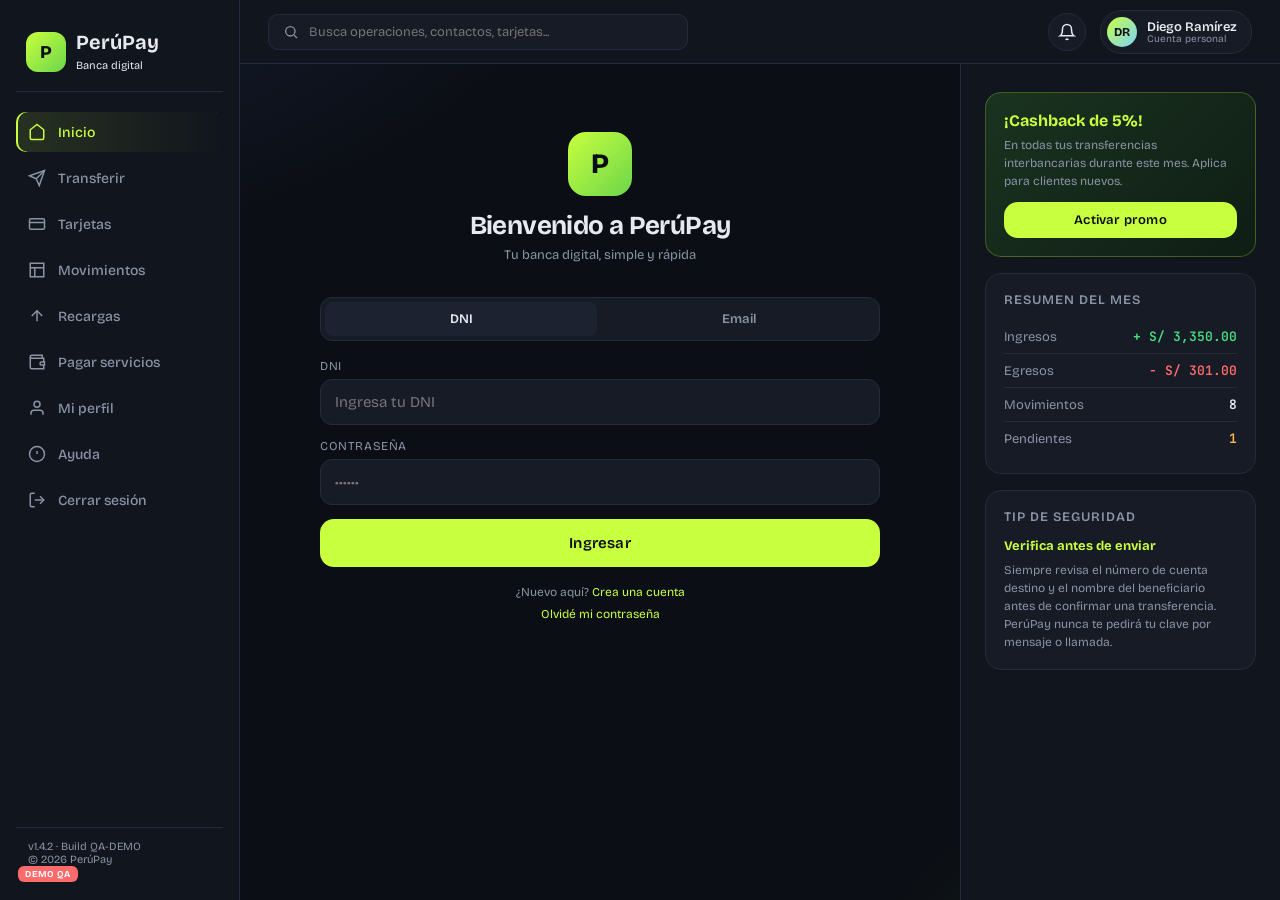
<file: index.html>
<!DOCTYPE html>
<html lang="es">
<head>
<meta charset="UTF-8" />
<meta name="viewport" content="width=device-width, initial-scale=1.0" />
<title>BancaMóvil PerúPay</title>
<link rel="preconnect" href="https://fonts.googleapis.com">
<link rel="preconnect" href="https://fonts.gstatic.com" crossorigin>
<link href="https://fonts.googleapis.com/css2?family=Bricolage+Grotesque:wght@400;500;600;700;800&family=JetBrains+Mono:wght@400;500&display=swap" rel="stylesheet">
<link rel="stylesheet" href="styles.css">
</head>
<body>

<div class="app-shell">

  <!-- ========== SIDEBAR (desktop) ========== -->
  <aside class="sidebar">
    <div class="brand-lg">
      <div class="logo">P</div>
      <div>
        <h1>PerúPay</h1>
        <small>Banca digital</small>
      </div>
    </div>

    <div class="side-link active" data-screen="screen-home" onclick="goTo('screen-home')">
      <svg width="18" height="18" viewBox="0 0 24 24" fill="none" stroke="currentColor" stroke-width="2"><path d="M3 9l9-7 9 7v11a2 2 0 0 1-2 2H5a2 2 0 0 1-2-2z"/></svg>
      Inicio
    </div>
    <div class="side-link" data-screen="screen-transfer" onclick="goTo('screen-transfer')">
      <svg width="18" height="18" viewBox="0 0 24 24" fill="none" stroke="currentColor" stroke-width="2"><line x1="22" y1="2" x2="11" y2="13"/><polygon points="22 2 15 22 11 13 2 9 22 2"/></svg>
      Transferir
    </div>
    <div class="side-link" data-screen="screen-cards" onclick="goTo('screen-cards')">
      <svg width="18" height="18" viewBox="0 0 24 24" fill="none" stroke="currentColor" stroke-width="2"><rect x="2" y="5" width="20" height="14" rx="2"/><line x1="2" y1="10" x2="22" y2="10"/></svg>
      Tarjetas
    </div>
    <div class="side-link" data-screen="screen-movements" onclick="goTo('screen-movements')">
      <svg width="18" height="18" viewBox="0 0 24 24" fill="none" stroke="currentColor" stroke-width="2"><path d="M3 3h18v18H3z"/><path d="M3 9h18"/><path d="M9 21V9"/></svg>
      Movimientos
    </div>
    <div class="side-link" data-screen="screen-recharge" onclick="goTo('screen-recharge')">
      <svg width="18" height="18" viewBox="0 0 24 24" fill="none" stroke="currentColor" stroke-width="2"><path d="M12 19V5"/><path d="M5 12l7-7 7 7"/></svg>
      Recargas
    </div>
    <div class="side-link" data-screen="screen-pay" onclick="goTo('screen-pay')">
      <svg width="18" height="18" viewBox="0 0 24 24" fill="none" stroke="currentColor" stroke-width="2"><path d="M21 12V7H5a2 2 0 0 1 0-4h14v4"/><path d="M3 5v14a2 2 0 0 0 2 2h16v-5"/><path d="M18 12a2 2 0 0 0 0 4h4v-4z"/></svg>
      Pagar servicios
    </div>
    <div class="side-link" data-screen="screen-profile" onclick="goTo('screen-profile')">
      <svg width="18" height="18" viewBox="0 0 24 24" fill="none" stroke="currentColor" stroke-width="2"><path d="M20 21v-2a4 4 0 0 0-4-4H8a4 4 0 0 0-4 4v2"/><circle cx="12" cy="7" r="4"/></svg>
      Mi perfil
    </div>
    <div class="side-link" data-screen="screen-help" onclick="goTo('screen-help')">
      <svg width="18" height="18" viewBox="0 0 24 24" fill="none" stroke="currentColor" stroke-width="2"><circle cx="12" cy="12" r="10"/><line x1="12" y1="8" x2="12" y2="12"/><line x1="12" y1="16" x2="12.01" y2="16"/></svg>
      Ayuda
    </div>
    <div class="side-link" onclick="logout()">
      <svg width="18" height="18" viewBox="0 0 24 24" fill="none" stroke="currentColor" stroke-width="2"><path d="M9 21H5a2 2 0 0 1-2-2V5a2 2 0 0 1 2-2h4"/><polyline points="16 17 21 12 16 7"/><line x1="21" y1="12" x2="9" y2="12"/></svg>
      Cerrar sesión
    </div>

    <div class="footer-side">
      v1.4.2 · Build QA-DEMO<br/>
      © 2026 PerúPay
    </div>
  </aside>

  <!-- ========== TOPBAR (desktop) ========== -->
  <header class="topbar">
    <div class="search">
      <svg width="16" height="16" viewBox="0 0 24 24" fill="none" stroke="currentColor" stroke-width="2"><circle cx="11" cy="11" r="7"/><line x1="21" y1="21" x2="16.65" y2="16.65"/></svg>
      <input type="text" placeholder="Busca operaciones, contactos, tarjetas..." />
    </div>
    <div class="topbar-right">
      <div class="icon-btn" title="Notificaciones">
        <svg width="18" height="18" viewBox="0 0 24 24" fill="none" stroke="currentColor" stroke-width="2"><path d="M18 8a6 6 0 0 0-12 0c0 7-3 9-3 9h18s-3-2-3-9"/><path d="M13.73 21a2 2 0 0 1-3.46 0"/></svg>
      </div>
      <div class="user-chip">
        <div class="avatar">DR</div>
        <div>
          <!-- [BUG #DAT-1] El nombre del topbar está hardcoded; cambiar el perfil no lo actualiza -->
          <div class="uname">Diego Ramírez</div>
          <small class="urole">Cuenta personal</small>
        </div>
      </div>
    </div>
  </header>

  <!-- ========== MAIN (frame) ========== -->
  <main class="main">
    <div class="frame">
      <div class="dev-badge">DEMO QA</div>
      <div class="statusbar">
        <span>9:41</span>
        <span>📶 5G  ⚡ 78%</span>
      </div>

      <!-- ============== LOGIN ============== -->
      <div class="screen active" id="screen-login">
        <div class="login-hero">
          <div class="logo-xl">P</div>
          <h1>Bienvenido a PerúPay</h1>
          <p>Tu banca digital, simple y rápida</p>
        </div>

        <div class="login-tabs">
          <div class="login-tab active" id="tab-dni" onclick="setLoginTab('dni')">DNI</div>
          <div class="login-tab" id="tab-email" onclick="setLoginTab('email')">Email</div>
        </div>

        <div class="field">
          <label id="lbl-user">DNI</label>
          <!-- [BUG #A11Y-1] el input no tiene aria-labelledby ni id que coincida con label -->
          <input type="text" id="loginUser" placeholder="Ingresa tu DNI" autocomplete="off"/>
        </div>

        <div class="field">
          <label>Contraseña</label>
          <!-- [BUG #SEC-1] type="text" en lugar de password (recordar fue para "facilitar pruebas") -->
          <input type="text" id="loginPass" placeholder="••••••" autocomplete="off"/>
        </div>

        <button class="btn btn-primary" onclick="doLogin()">Ingresar</button>

        <div class="login-foot">
          ¿Nuevo aquí? <a onclick="showToast('Pronto disponible')">Crea una cuenta</a><br/>
          <a onclick="showToast('Recuperación enviada a tu correo')" style="display:inline-block;margin-top:8px">Olvidé mi contraseña</a>
        </div>
      </div>

      <!-- ============== HOME ============== -->
      <div class="screen" id="screen-home">
        <div class="header">
          <div class="brand">
            <div class="logo">P</div>
            <div>
              <h1>PerúPay</h1>
              <small id="helloUser">Hola, Diego ✨</small>
            </div>
          </div>
          <div class="icon-btn" title="Notificaciones">
            <svg width="18" height="18" viewBox="0 0 24 24" fill="none" stroke="currentColor" stroke-width="2"><path d="M18 8a6 6 0 0 0-12 0c0 7-3 9-3 9h18s-3-2-3-9"/><path d="M13.73 21a2 2 0 0 1-3.46 0"/></svg>
          </div>
        </div>

        <div class="balance-card">
          <div class="label">Saldo disponible</div>
          <div class="amount">
            <!-- [BUG #UX-3] currency mezclado: aquí dice PEN, en otras pantallas dice S/ y en otras "Soles" -->
            <span id="saldoView">2,450.75</span><span class="currency">PEN</span>
          </div>
          <div class="acct-row">
            <span>Cta. Ahorros •••• 4471</span>
            <span>Ver detalle</span>
          </div>
        </div>

        <div class="actions">
          <div class="action" onclick="goTo('screen-transfer')">
            <svg width="22" height="22" viewBox="0 0 24 24" fill="none" stroke="var(--accent)" stroke-width="2"><line x1="22" y1="2" x2="11" y2="13"/><polygon points="22 2 15 22 11 13 2 9 22 2"/></svg>
            <span>Transferir</span>
          </div>
          <div class="action" onclick="goTo('screen-pay')">
            <svg width="22" height="22" viewBox="0 0 24 24" fill="none" stroke="var(--accent)" stroke-width="2"><rect x="2" y="5" width="20" height="14" rx="2"/><line x1="2" y1="10" x2="22" y2="10"/></svg>
            <span>Pagar</span>
          </div>
          <div class="action" onclick="goTo('screen-recharge')">
            <svg width="22" height="22" viewBox="0 0 24 24" fill="none" stroke="var(--accent)" stroke-width="2"><path d="M12 19V5"/><path d="M5 12l7-7 7 7"/></svg>
            <span>Recargar</span>
          </div>
          <div class="action" onclick="goTo('screen-help')">
            <svg width="22" height="22" viewBox="0 0 24 24" fill="none" stroke="var(--accent)" stroke-width="2"><circle cx="12" cy="12" r="10"/><line x1="12" y1="8" x2="12" y2="12"/><line x1="12" y1="16" x2="12.01" y2="16"/></svg>
            <span>Ayuda</span>
          </div>
        </div>

        <div class="home-tx">
          <div class="section-title">
            <span>Movimientos recientes</span>
            <a onclick="goTo('screen-movements')">Ver todo</a>
          </div>
          <div class="tx-list" id="txList"></div>
        </div>
      </div>

      <!-- ============== TRANSFER ============== -->
      <div class="screen" id="screen-transfer">
        <div class="back" onclick="goTo('screen-home')">
          <svg width="16" height="16" viewBox="0 0 24 24" fill="none" stroke="currentColor" stroke-width="2"><line x1="19" y1="12" x2="5" y2="12"/><polyline points="12 19 5 12 12 5"/></svg>
          Volver
        </div>
        <h2>Nueva transferencia</h2>
        <p class="subtitle">Envía dinero a cualquier cuenta nacional</p>

        <div class="field">
          <label>Monto a transferir</label>
          <div class="amount-input">
            <span class="sym">S/</span>
            <input type="text" id="amount" placeholder="0.00" autocomplete="off"/>
          </div>
          <!-- [BUG #UX-3] el hint dice S/ pero el balance card dice PEN -->
          <div class="balance-hint">Disponible: S/ 2,450.75</div>
        </div>

        <div class="field">
          <label>Cuenta destino</label>
          <input type="text" id="destAccount" placeholder="Número de cuenta (CCI)" autocomplete="off"/>
        </div>

        <div class="field">
          <label>Banco</label>
          <select id="destBank">
            <option value="bcp">BCP</option>
            <option value="bbva">BBVA</option>
            <option value="interbank">Interbank</option>
            <option value="scotia">Scotiabank</option>
            <option value="perupay">PerúPay</option>
          </select>
        </div>

        <div class="field">
          <label>Descripción (opcional)</label>
          <input type="text" id="desc" placeholder="Ej: Pago de almuerzo" autocomplete="off"/>
        </div>

        <button class="btn btn-primary" id="continueBtn" onclick="goToConfirm()">Continuar</button>
      </div>

      <!-- ============== CONFIRM ============== -->
      <div class="screen" id="screen-confirm">
        <div class="back" onclick="goTo('screen-transfer')">
          <svg width="16" height="16" viewBox="0 0 24 24" fill="none" stroke="currentColor" stroke-width="2"><line x1="19" y1="12" x2="5" y2="12"/><polyline points="12 19 5 12 12 5"/></svg>
          Volver
        </div>
        <h2>Confirmar transferencia</h2>
        <p class="subtitle">Revisa los datos antes de continuar</p>

        <div class="confirm-card">
          <div class="confirm-row"><span class="k">Monto</span><span class="v" id="cMonto">S/ 0.00</span></div>
          <div class="confirm-row"><span class="k">Cuenta destino</span><span class="v" id="cCuenta">—</span></div>
          <div class="confirm-row"><span class="k">Banco</span><span class="v" id="cBanco">—</span></div>
          <div class="confirm-row"><span class="k">Comisión</span><span class="v">S/ 0.00</span></div>
          <div class="confirm-row"><span class="k">Descripción</span><span class="v" id="cDesc">—</span></div>
        </div>

        <div class="btn-row">
          <button class="btn btn-secondary" onclick="goTo('screen-transfer')">Editar</button>
          <button class="btn btn-primary" id="confirmBtn" onclick="executeTransfer()">Confirmar</button>
        </div>
      </div>

      <!-- ============== RESULT ============== -->
      <div class="screen" id="screen-result">
        <div class="result" id="resultBox">
          <div class="icon" id="resultIcon"></div>
          <h2 id="resultTitle">Transferencia realizada</h2>
          <p id="resultMsg">Tu operación se procesó correctamente.</p>
          <div class="ref-code" id="resultRef">REF: —</div>
          <button class="btn btn-primary" onclick="goTo('screen-home')">Volver al inicio</button>
        </div>
      </div>

      <!-- ============== TARJETAS ============== -->
      <div class="screen" id="screen-cards">
        <div class="back" onclick="goTo('screen-home')">
          <svg width="16" height="16" viewBox="0 0 24 24" fill="none" stroke="currentColor" stroke-width="2"><line x1="19" y1="12" x2="5" y2="12"/><polyline points="12 19 5 12 12 5"/></svg>
          Volver
        </div>
        <h2>Mis tarjetas</h2>
        <p class="subtitle">Gestiona tus tarjetas de crédito y débito</p>

        <div class="cc-list" id="ccList"></div>

        <button class="btn btn-secondary" onclick="goTo('screen-card-add')">+ Agregar tarjeta</button>
      </div>

      <!-- ============== AGREGAR TARJETA ============== -->
      <div class="screen" id="screen-card-add">
        <div class="back" onclick="goTo('screen-cards')">
          <svg width="16" height="16" viewBox="0 0 24 24" fill="none" stroke="currentColor" stroke-width="2"><line x1="19" y1="12" x2="5" y2="12"/><polyline points="12 19 5 12 12 5"/></svg>
          Volver
        </div>
        <h2>Agregar tarjeta</h2>
        <p class="subtitle">Registra una nueva tarjeta a tu cuenta</p>

        <div class="field">
          <label>Número de tarjeta</label>
          <input type="text" id="ccNum" placeholder="0000 0000 0000 0000" autocomplete="off"/>
        </div>
        <div class="field">
          <label>Nombre del titular</label>
          <input type="text" id="ccName" placeholder="Como aparece en la tarjeta" autocomplete="off"/>
        </div>
        <div class="btn-row" style="gap:10px">
          <div class="field" style="flex:1;margin:0">
            <label>Vencimiento</label>
            <input type="text" id="ccExp" placeholder="MM/AA" autocomplete="off"/>
          </div>
          <div class="field" style="flex:1;margin:0">
            <label>CVV</label>
            <input type="text" id="ccCvv" placeholder="123" autocomplete="off"/>
          </div>
        </div>

        <button class="btn btn-primary" onclick="addCard()" style="margin-top:14px">Guardar tarjeta</button>
      </div>

      <!-- ============== MOVIMIENTOS ============== -->
      <div class="screen" id="screen-movements">
        <div class="back" onclick="goTo('screen-home')">
          <svg width="16" height="16" viewBox="0 0 24 24" fill="none" stroke="currentColor" stroke-width="2"><line x1="19" y1="12" x2="5" y2="12"/><polyline points="12 19 5 12 12 5"/></svg>
          Volver
        </div>
        <h2>Movimientos</h2>
        <p class="subtitle">Historial completo de tu cuenta</p>

        <div class="filters" id="movFilters">
          <div class="chip active" data-filter="all">Todos</div>
          <div class="chip" data-filter="in">Ingresos</div>
          <div class="chip" data-filter="out">Egresos</div>
          <div class="chip" data-filter="pending">Pendientes</div>
          <div class="chip" data-filter="week">Esta semana</div>
          <div class="chip" data-filter="month">Este mes</div>
        </div>

        <div class="tx-list" id="movList"></div>
        <div class="empty-state" id="movEmpty" style="display:none">
          No hay movimientos para mostrar.
        </div>
      </div>

      <!-- ============== RECARGA ============== -->
      <div class="screen" id="screen-recharge">
        <div class="back" onclick="goTo('screen-home')">
          <svg width="16" height="16" viewBox="0 0 24 24" fill="none" stroke="currentColor" stroke-width="2"><line x1="19" y1="12" x2="5" y2="12"/><polyline points="12 19 5 12 12 5"/></svg>
          Volver
        </div>
        <h2>Recarga de celular</h2>
        <p class="subtitle">Bonifica 5% en cada recarga</p>

        <div class="field">
          <label>Operador</label>
          <select id="rechargeOp">
            <option value="claro">Claro</option>
            <option value="movistar">Movistar</option>
            <option value="entel">Entel</option>
            <option value="bitel">Bitel</option>
          </select>
        </div>

        <div class="field">
          <label>Número de celular</label>
          <input type="text" id="rechargePhone" placeholder="9 dígitos" autocomplete="off"/>
        </div>

        <div class="field">
          <label>Monto en Soles</label>
          <div class="amount-input">
            <span class="sym">S/</span>
            <input type="text" id="rechargeAmount" placeholder="0.00" autocomplete="off"/>
          </div>
        </div>

        <button class="btn btn-primary" id="rechargeBtn" onclick="doRecharge()">Recargar ahora</button>
      </div>

      <!-- ============== PAGAR SERVICIOS ============== -->
      <div class="screen" id="screen-pay">
        <div class="back" onclick="goTo('screen-home')">
          <svg width="16" height="16" viewBox="0 0 24 24" fill="none" stroke="currentColor" stroke-width="2"><line x1="19" y1="12" x2="5" y2="12"/><polyline points="12 19 5 12 12 5"/></svg>
          Volver
        </div>
        <h2>Pagar servicios</h2>
        <p class="subtitle">Empresas más usadas</p>

        <div class="svc-grid">
          <div class="svc" onclick="selectService('Sedapal','Agua')"><span class="svc-emoji">💧</span><span>Sedapal</span></div>
          <div class="svc" onclick="selectService('Luz del Sur','Luz')"><span class="svc-emoji">⚡</span><span>Luz del Sur</span></div>
          <div class="svc" onclick="selectService('Calidda','Gas')"><span class="svc-emoji">🔥</span><span>Calidda</span></div>
          <div class="svc" onclick="selectService('Movistar','Internet')"><span class="svc-emoji">📡</span><span>Movistar</span></div>
          <div class="svc" onclick="selectService('Claro','Cable')"><span class="svc-emoji">📺</span><span>Claro</span></div>
          <div class="svc" onclick="selectService('SUNAT','Tributos')"><span class="svc-emoji">🏛️</span><span>SUNAT</span></div>
        </div>

        <div class="field">
          <label>Código del servicio</label>
          <input type="text" id="svcCode" placeholder="Código de suministro" autocomplete="off"/>
        </div>

        <div class="field">
          <label>Monto a pagar</label>
          <div class="amount-input">
            <span class="sym">S/</span>
            <input type="text" id="svcAmount" placeholder="0.00" autocomplete="off"/>
          </div>
        </div>

        <button class="btn btn-primary" onclick="payService()">Pagar</button>
      </div>

      <!-- ============== PERFIL ============== -->
      <div class="screen" id="screen-profile">
        <div class="back" onclick="goTo('screen-home')">
          <svg width="16" height="16" viewBox="0 0 24 24" fill="none" stroke="currentColor" stroke-width="2"><line x1="19" y1="12" x2="5" y2="12"/><polyline points="12 19 5 12 12 5"/></svg>
          Volver
        </div>

        <div class="profile-head">
          <div class="avatar-lg">DR</div>
          <h3 id="pName">Diego Ramírez</h3>
          <small id="pSub">Cuenta personal · DNI ••••5421</small>
        </div>

        <div class="field">
          <label>Nombre completo</label>
          <input type="text" id="inpName" value="Diego Ramírez"/>
        </div>
        <div class="field">
          <label>Email</label>
          <input type="text" id="inpEmail" value="diego@perupay.pe"/>
        </div>
        <div class="field">
          <label>Teléfono</label>
          <input type="text" id="inpPhone" value="987654321"/>
        </div>

        <button class="btn btn-primary" onclick="saveProfile()">Guardar cambios</button>
        <button class="btn btn-secondary" onclick="resetData()" style="margin-top:8px">Restablecer datos demo</button>
        <button class="btn btn-danger" onclick="logout()" style="margin-top:8px">Cerrar sesión</button>
      </div>

      <!-- ============== AYUDA / FAQ ============== -->
      <div class="screen" id="screen-help">
        <div class="back" onclick="goTo('screen-home')">
          <svg width="16" height="16" viewBox="0 0 24 24" fill="none" stroke="currentColor" stroke-width="2"><line x1="19" y1="12" x2="5" y2="12"/><polyline points="12 19 5 12 12 5"/></svg>
          Volver
        </div>
        <h2>Centro de ayuda</h2>
        <p class="subtitle">Preguntas frecuentes</p>

        <div class="faq-search">
          <svg width="14" height="14" viewBox="0 0 24 24" fill="none" stroke="currentColor" stroke-width="2"><circle cx="11" cy="11" r="7"/><line x1="21" y1="21" x2="16.65" y2="16.65"/></svg>
          <input type="text" id="faqSearch" placeholder="Buscar en ayuda..."/>
        </div>

        <div class="faq-list">
          <details class="faq">
            <summary>¿Cuánto tiempo tarda una transferencia? <span>›</span></summary>
            <div class="answer">Las transferencias entre cuentas PerúPay son inmediatas. Las interbancarias pueden tardar entre 5 minutos y 24 horas hábiles.</div>
          </details>
          <details class="faq">
            <summary>¿Cuál es el monto máximo diario? <span>›</span></summary>
            <div class="answer">El monto máximo diario es S/ 30,000 por defecto, pero puedes solicitar ampliarlo desde tu perfil.</div>
          </details>
          <details class="faq">
            <summary>¿Qué hago si una operación queda pendiente? <span>›</span></summary>
            <div class="answer">Espera hasta 24h. Si no se resuelve, contáctanos al canal de soporte indicando el número REF.</div>
          </details>
          <details class="faq">
            <summary>¿Cómo bloqueo mi tarjeta? <span>›</span></summary>
            <div class="answer">Ingresa a la sección Mis tarjetas y selecciona "Bloquear". También puedes llamar al 0-800-PERUPAY.</div>
          </details>
        </div>
      </div>

      <div class="overlay" id="overlay">
        <div class="spinner"></div>
        <p id="overlayText">Procesando operación...</p>
      </div>

      <div class="bottom-nav">
        <div class="nav-item active" onclick="goTo('screen-home')">
          <svg width="20" height="20" viewBox="0 0 24 24" fill="none" stroke="currentColor" stroke-width="2"><path d="M3 9l9-7 9 7v11a2 2 0 0 1-2 2H5a2 2 0 0 1-2-2z"/></svg>
          <div>Inicio</div>
        </div>
        <div class="nav-item" onclick="goTo('screen-cards')">
          <svg width="20" height="20" viewBox="0 0 24 24" fill="none" stroke="currentColor" stroke-width="2"><rect x="2" y="5" width="20" height="14" rx="2"/><line x1="2" y1="10" x2="22" y2="10"/></svg>
          <div>Tarjetas</div>
        </div>
        <div class="nav-item" onclick="goTo('screen-pay')">
          <svg width="20" height="20" viewBox="0 0 24 24" fill="none" stroke="currentColor" stroke-width="2"><line x1="12" y1="5" x2="12" y2="19"/><line x1="5" y1="12" x2="19" y2="12"/></svg>
          <div>Más</div>
        </div>
        <div class="nav-item" onclick="goTo('screen-movements')">
          <svg width="20" height="20" viewBox="0 0 24 24" fill="none" stroke="currentColor" stroke-width="2"><path d="M3 3h18v18H3z"/><path d="M3 9h18"/><path d="M9 21V9"/></svg>
          <div>Movimientos</div>
        </div>
        <div class="nav-item" onclick="goTo('screen-profile')">
          <svg width="20" height="20" viewBox="0 0 24 24" fill="none" stroke="currentColor" stroke-width="2"><path d="M20 21v-2a4 4 0 0 0-4-4H8a4 4 0 0 0-4 4v2"/><circle cx="12" cy="7" r="4"/></svg>
          <div>Perfil</div>
        </div>
      </div>
    </div>
  </main>

  <!-- ========== ASIDE (desktop ancho) ========== -->
  <aside class="aside">
    <div class="aside-card promo">
      <div class="promo-title">¡Cashback de 5%!</div>
      <p>En todas tus transferencias interbancarias durante este mes. Aplica para clientes nuevos.</p>
      <button class="btn btn-primary" onclick="claimCashback()">Activar promo</button>
    </div>

    <div class="aside-card">
      <h3>Resumen del mes</h3>
      <!-- [BUG #LOG-1] sumas hardcoded; no se recalculan a partir de txHistory -->
      <div class="stat-row"><span class="k">Ingresos</span><span class="v" style="color:var(--ok)">+ S/ 3,200.00</span></div>
      <div class="stat-row"><span class="k">Egresos</span><span class="v" style="color:var(--danger)">- S/ 1,749.25</span></div>
      <div class="stat-row"><span class="k">Transferencias</span><span class="v">12</span></div>
      <div class="stat-row"><span class="k">Pendientes</span><span class="v" style="color:var(--pending)">2</span></div>
    </div>

    <div class="aside-card">
      <h3>Tip de seguridad</h3>
      <div class="tip">
        <strong>Verifica antes de enviar</strong>
        Siempre revisa el número de cuenta destino y el nombre del beneficiario antes de confirmar una transferencia. PerúPay nunca te pedirá tu clave por mensaje o llamada.
      </div>
    </div>
  </aside>
</div>

<div class="toast" id="toast"></div>

<!-- ========== MODAL DE BIENVENIDA ========== -->
<div class="welcome-modal" id="welcomeModal" hidden>
  <div class="welcome-card">
    <div class="welcome-icon">👋</div>
    <h3>¡Hola, <span id="welName">Diego</span>!</h3>
    <p class="welcome-sub">Estos son tus datos al iniciar sesión</p>

    <div class="welcome-stats">
      <div class="ws-row"><span>Saldo disponible</span><strong id="welSaldo">S/ 2,450.75</strong></div>
      <div class="ws-row"><span>Cuenta</span><strong id="welAccount">•••• 4471</strong></div>
      <div class="ws-row"><span>DNI</span><strong id="welDni">••••5421</strong></div>
      <div class="ws-row"><span>Email</span><strong id="welEmail">diego@perupay.pe</strong></div>
      <div class="ws-row"><span>Movimientos</span><strong id="welTxCount">8</strong></div>
      <div class="ws-row"><span>Tarjetas activas</span><strong id="welCards">2</strong></div>
    </div>

    <button class="btn btn-primary" onclick="closeWelcome()">Entendido, continuar</button>
    <div class="last-login" id="welLast">Último acceso: ahora</div>
  </div>
</div>

<script src="app.js"></script>
</body>
</html>
</file>
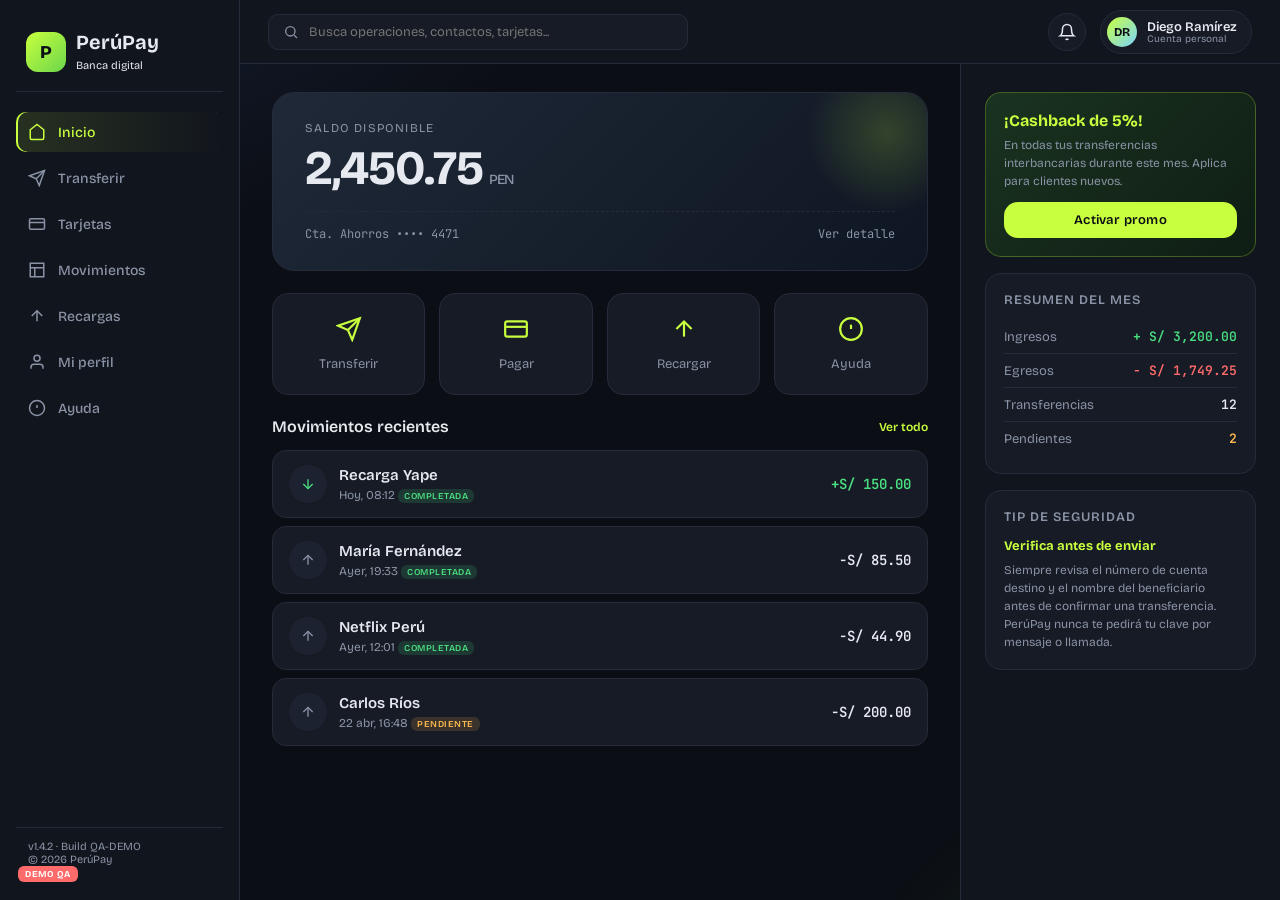
<file: banca_app.html>
<!DOCTYPE html>
<html lang="es">
<head>
<meta charset="UTF-8" />
<meta name="viewport" content="width=device-width, initial-scale=1.0" />
<title>BancaMóvil PerúPay</title>
<link rel="preconnect" href="https://fonts.googleapis.com">
<link rel="preconnect" href="https://fonts.gstatic.com" crossorigin>
<link href="https://fonts.googleapis.com/css2?family=Bricolage+Grotesque:wght@400;500;600;700;800&family=JetBrains+Mono:wght@400;500&display=swap" rel="stylesheet">
<style>
  :root{
    --bg:#0b0e14;
    --bg-soft:#11151d;
    --card:#161b25;
    --card-2:#1c2230;
    --line:#252b3a;
    --text:#e6e9ef;
    --muted:#8a93a6;
    --accent:#c8ff3e;
    --accent-2:#7bd3ff;
    --danger:#ff6b6b;
    --warn:#ffb84d;
    --ok:#4ade80;
    --pending:#ffb84d;
  }
  *{box-sizing:border-box;margin:0;padding:0}
  html,body{height:100%}
  body{
    font-family:'Bricolage Grotesque',system-ui,sans-serif;
    background:
      radial-gradient(1200px 600px at -10% -10%, #1a2440 0%, transparent 60%),
      radial-gradient(1000px 500px at 110% 110%, #1f3320 0%, transparent 55%),
      var(--bg);
    color:var(--text);
    min-height:100vh;
  }

  /* ==========================================================
     LAYOUT BASE (mobile-first)
     ========================================================== */
  .app-shell{
    min-height:100vh;
    display:flex;
    align-items:center;
    justify-content:center;
    padding:24px 12px;
  }
  .sidebar, .topbar, .aside{ display:none; }

  .frame{
    width:100%;
    max-width:420px;
    background:var(--bg-soft);
    border:1px solid var(--line);
    border-radius:32px;
    overflow:hidden;
    box-shadow:0 30px 80px rgba(0,0,0,.55), inset 0 1px 0 rgba(255,255,255,.04);
    position:relative;
  }
  .statusbar{
    display:flex;justify-content:space-between;align-items:center;
    padding:14px 22px 4px;font-size:12px;color:var(--muted);
    font-family:'JetBrains Mono',monospace;letter-spacing:.5px;
  }
  .screen{display:none;padding:18px 20px 28px}
  .screen.active{display:block;animation:fade .25s ease}
  @keyframes fade{from{opacity:0;transform:translateY(6px)}to{opacity:1;transform:none}}

  .header{
    display:flex;justify-content:space-between;align-items:center;
    margin-bottom:18px;
  }
  .brand{display:flex;align-items:center;gap:10px}
  .logo{
    width:36px;height:36px;border-radius:10px;
    background:linear-gradient(135deg,var(--accent) 0%, #6cd64a 100%);
    display:grid;place-items:center;color:#0b0e14;font-weight:800;
  }
  .brand h1{font-size:18px;font-weight:700;letter-spacing:-.3px}
  .brand small{display:block;color:var(--muted);font-size:11px;font-weight:400}
  .icon-btn{
    width:38px;height:38px;border-radius:50%;
    background:var(--card);border:1px solid var(--line);
    display:grid;place-items:center;color:var(--text);cursor:pointer;
    transition:.15s ease;
  }
  .icon-btn:hover{background:var(--card-2)}

  .balance-card{
    background:linear-gradient(135deg,#1f2937 0%,#0f1623 100%);
    border:1px solid var(--line);
    border-radius:22px;padding:20px;margin-bottom:20px;
    position:relative;overflow:hidden;
  }
  .balance-card::before{
    content:"";position:absolute;right:-40px;top:-40px;width:160px;height:160px;
    background:radial-gradient(closest-side,rgba(200,255,62,.18),transparent);
    border-radius:50%;
  }
  .balance-card .label{
    font-size:12px;color:var(--muted);text-transform:uppercase;letter-spacing:1.2px;
  }
  .balance-card .amount{
    font-family:'Bricolage Grotesque';font-size:34px;font-weight:700;margin-top:4px;
    letter-spacing:-1px;
  }
  .balance-card .currency{color:var(--muted);font-size:14px;margin-left:6px;font-weight:500}
  .acct-row{
    display:flex;justify-content:space-between;align-items:center;
    margin-top:14px;padding-top:14px;border-top:1px dashed var(--line);
    font-family:'JetBrains Mono',monospace;font-size:12px;color:var(--muted);
  }

  .actions{
    display:grid;grid-template-columns:repeat(4,1fr);gap:8px;margin-bottom:22px;
  }
  .action{
    background:var(--card);border:1px solid var(--line);border-radius:16px;
    padding:14px 6px;text-align:center;cursor:pointer;transition:.15s ease;
  }
  .action:hover{background:var(--card-2);transform:translateY(-2px)}
  .action svg{margin-bottom:6px}
  .action span{font-size:11px;color:var(--muted);display:block}

  .section-title{
    display:flex;justify-content:space-between;align-items:center;
    font-size:14px;font-weight:600;margin-bottom:10px;
  }
  .section-title a{color:var(--accent);font-size:12px;text-decoration:none;cursor:pointer}

  .tx-list{display:flex;flex-direction:column;gap:8px}
  .tx{
    display:flex;align-items:center;gap:12px;
    background:var(--card);border:1px solid var(--line);
    border-radius:14px;padding:12px;
  }
  .tx-icon{
    width:38px;height:38px;border-radius:50%;
    background:var(--card-2);display:grid;place-items:center;flex-shrink:0;
  }
  .tx-info{flex:1;min-width:0}
  .tx-info .who{font-size:14px;font-weight:600;white-space:nowrap;overflow:hidden;text-overflow:ellipsis}
  .tx-info .meta{font-size:11px;color:var(--muted);margin-top:2px}
  .tx-amount{font-family:'JetBrains Mono',monospace;font-size:13px;font-weight:600;text-align:right}
  .tx-amount.out{color:var(--text)}
  .tx-amount.in{color:var(--ok)}
  .tx .status-pill{
    display:inline-block;font-size:9px;padding:2px 6px;border-radius:6px;
    margin-top:3px;text-transform:uppercase;letter-spacing:.5px;font-weight:600;
  }
  .pill-ok{background:rgba(74,222,128,.15);color:var(--ok)}
  .pill-pending{background:rgba(255,184,77,.15);color:var(--pending)}
  .pill-fail{background:rgba(255,107,107,.15);color:var(--danger)}

  .back{display:flex;align-items:center;gap:8px;color:var(--muted);font-size:13px;cursor:pointer;margin-bottom:14px}
  h2{font-size:24px;font-weight:700;letter-spacing:-.5px;margin-bottom:6px}
  .subtitle{color:var(--muted);font-size:13px;margin-bottom:20px}
  .field{margin-bottom:14px}
  .field label{display:block;font-size:12px;color:var(--muted);margin-bottom:6px;text-transform:uppercase;letter-spacing:.6px}
  .field input, .field select, .field textarea{
    width:100%;background:var(--card);border:1px solid var(--line);
    border-radius:12px;padding:13px 14px;color:var(--text);
    font-family:inherit;font-size:15px;outline:none;transition:.15s;
  }
  .field input:focus, .field select:focus, .field textarea:focus{border-color:var(--accent)}
  .amount-input{
    background:var(--card);border:1px solid var(--line);border-radius:16px;
    padding:18px;display:flex;align-items:center;gap:10px;
  }
  .amount-input .sym{font-size:24px;color:var(--muted);font-weight:600}
  .amount-input input{
    border:none;background:transparent;color:var(--text);
    font-size:32px;font-weight:700;flex:1;outline:none;font-family:inherit;
    letter-spacing:-1px;width:100%;
  }
  .balance-hint{font-size:11px;color:var(--muted);margin-top:6px;text-align:right}

  .btn{
    width:100%;padding:15px;border-radius:14px;border:none;
    font-family:inherit;font-size:15px;font-weight:600;cursor:pointer;
    transition:.15s;letter-spacing:.2px;
  }
  .btn-primary{background:var(--accent);color:#0b0e14}
  .btn-primary:hover{background:#b8ee2c}
  .btn-primary:disabled{
    /* BUG: deshabilitado pero visualmente casi igual al habilitado */
    background:#b6e83a;color:#0b0e14;cursor:not-allowed;opacity:.92;
  }
  .btn-secondary{background:var(--card);color:var(--text);border:1px solid var(--line)}
  .btn-secondary:hover{background:var(--card-2)}
  .btn-row{display:flex;gap:8px;margin-top:8px}
  .btn-row .btn{flex:1}

  .confirm-card{
    background:var(--card);border:1px solid var(--line);border-radius:18px;padding:18px;margin-bottom:14px;
  }
  .confirm-row{display:flex;justify-content:space-between;padding:10px 0;border-bottom:1px solid var(--line);font-size:14px}
  .confirm-row:last-child{border-bottom:none}
  .confirm-row .k{color:var(--muted)}
  .confirm-row .v{font-weight:600;text-align:right;max-width:60%;word-break:break-all}

  .result{text-align:center;padding:30px 10px}
  .result .icon{
    width:80px;height:80px;border-radius:50%;
    margin:0 auto 18px;display:grid;place-items:center;
  }
  .result.ok .icon{background:rgba(74,222,128,.15);color:var(--ok)}
  .result.pending .icon{background:rgba(255,184,77,.15);color:var(--pending)}
  .result.fail .icon{background:rgba(255,107,107,.15);color:var(--danger)}
  .result h2{margin-bottom:6px}
  .result p{color:var(--muted);margin-bottom:24px;font-size:13px;line-height:1.5}
  .ref-code{
    background:var(--card);border:1px dashed var(--line);
    padding:10px 14px;border-radius:10px;display:inline-block;
    font-family:'JetBrains Mono',monospace;font-size:12px;color:var(--muted);
    margin-bottom:24px;
  }

  .toast{
    position:fixed;bottom:30px;left:50%;transform:translateX(-50%);
    background:var(--card-2);border:1px solid var(--line);
    padding:12px 18px;border-radius:12px;font-size:13px;
    box-shadow:0 10px 30px rgba(0,0,0,.5);
    opacity:0;transition:.25s;pointer-events:none;z-index:99;
    max-width:90%;
  }
  .toast.show{opacity:1}
  .toast.error{border-color:rgba(255,107,107,.4);color:var(--danger)}

  .overlay{
    position:absolute;inset:0;background:rgba(11,14,20,.92);
    display:none;align-items:center;justify-content:center;flex-direction:column;
    z-index:50;backdrop-filter:blur(4px);
  }
  .overlay.show{display:flex}
  .spinner{
    width:54px;height:54px;border:3px solid var(--line);
    border-top-color:var(--accent);border-radius:50%;
    animation:spin 1s linear infinite;
  }
  @keyframes spin{to{transform:rotate(360deg)}}
  .overlay p{margin-top:18px;color:var(--muted);font-size:13px}

  .bottom-nav{
    display:flex;justify-content:space-around;
    background:var(--bg-soft);border-top:1px solid var(--line);
    padding:10px 0 14px;
  }
  .nav-item{
    flex:1;text-align:center;color:var(--muted);font-size:10px;
    cursor:pointer;padding:6px;
  }
  .nav-item svg{margin-bottom:2px}
  .nav-item.active{color:var(--accent)}

  .dev-badge{
    position:absolute;top:10px;right:10px;z-index:10;
    background:var(--danger);color:white;font-size:9px;padding:3px 7px;
    border-radius:6px;font-weight:700;letter-spacing:.5px;
  }

  /* ==========================================================
     DESKTOP (≥ 900px)
     ========================================================== */
  @media (min-width: 900px){
    .app-shell{
      display:grid;
      grid-template-columns: 240px 1fr 320px;
      grid-template-rows: 64px 1fr;
      grid-template-areas:
        "sidebar topbar  topbar"
        "sidebar main    aside";
      align-items:stretch;
      padding:0;
      max-width:1400px;
      margin:0 auto;
      gap:0;
    }

    .sidebar{
      grid-area:sidebar;
      display:flex;flex-direction:column;
      background:var(--bg-soft);
      border-right:1px solid var(--line);
      padding:22px 16px;gap:6px;
      position:sticky;top:0;height:100vh;
    }
    .sidebar .brand-lg{
      display:flex;align-items:center;gap:10px;
      padding:8px 10px 18px;
      border-bottom:1px solid var(--line);margin-bottom:14px;
    }
    .sidebar .brand-lg .logo{width:40px;height:40px;border-radius:12px;font-size:18px}
    .sidebar .brand-lg h1{font-size:20px}
    .sidebar .brand-lg small{font-size:11px}
    .side-link{
      display:flex;align-items:center;gap:12px;
      padding:11px 12px;border-radius:10px;
      color:var(--muted);font-size:14px;cursor:pointer;
      transition:.15s ease;font-weight:500;
    }
    .side-link:hover{background:var(--card);color:var(--text)}
    .side-link.active{
      background:linear-gradient(90deg, rgba(200,255,62,.12), transparent);
      color:var(--accent);
      box-shadow:inset 2px 0 0 var(--accent);
    }
    .side-link svg{flex-shrink:0}
    .sidebar .footer-side{
      margin-top:auto;padding:12px;font-size:11px;color:var(--muted);
      border-top:1px solid var(--line);
    }

    .topbar{
      grid-area:topbar;
      display:flex;align-items:center;justify-content:space-between;
      padding:0 28px;
      background:var(--bg-soft);
      border-bottom:1px solid var(--line);
      position:sticky;top:0;z-index:20;
    }
    .search{
      flex:1;max-width:420px;
      display:flex;align-items:center;gap:10px;
      background:var(--card);border:1px solid var(--line);
      padding:9px 14px;border-radius:10px;
      color:var(--muted);font-size:13px;
    }
    .search input{
      flex:1;background:transparent;border:none;outline:none;
      color:var(--text);font-family:inherit;font-size:13px;
    }
    .topbar-right{display:flex;align-items:center;gap:14px}
    .user-chip{
      display:flex;align-items:center;gap:10px;
      padding:6px 14px 6px 6px;
      background:var(--card);border:1px solid var(--line);
      border-radius:30px;cursor:pointer;
    }
    .user-chip .avatar{
      width:30px;height:30px;border-radius:50%;
      background:linear-gradient(135deg,var(--accent),var(--accent-2));
      color:#0b0e14;display:grid;place-items:center;font-weight:700;font-size:12px;
    }
    .user-chip .uname{font-size:13px;font-weight:600}
    .user-chip .urole{font-size:10px;color:var(--muted);display:block;margin-top:-2px}

    .main{
      grid-area:main;
      padding:28px 32px;
      overflow-y:auto;
    }

    /* En desktop el frame deja de ser un teléfono */
    .frame{
      max-width:none;background:transparent;border:none;
      border-radius:0;box-shadow:none;overflow:visible;
    }
    .frame .statusbar{display:none}
    .frame .bottom-nav{display:none}
    .frame .header{display:none}
    .frame .dev-badge{
      top:auto;right:auto;
      position:fixed;bottom:18px;left:18px;
    }
    .screen{padding:0}

    /* HOME en desktop: grid amplio */
    #screen-home.active{
      display:grid;
      grid-template-columns: 1.4fr 1fr;
      gap:22px;
      align-items:start;
    }
    #screen-home .balance-card{
      grid-column:1 / -1;padding:28px 32px;margin-bottom:0;
    }
    #screen-home .balance-card .amount{font-size:48px}
    #screen-home .actions{
      grid-column:1 / -1;
      grid-template-columns: repeat(4, 1fr);
      gap:14px;margin-bottom:0;
    }
    #screen-home .action{padding:22px 10px}
    #screen-home .action svg{width:26px;height:26px}
    #screen-home .action span{font-size:13px;margin-top:4px}
    #screen-home .home-tx{grid-column:1 / -1}
    #screen-home .section-title{font-size:16px;margin-bottom:14px}
    #screen-home .tx{padding:14px 16px}
    #screen-home .tx-info .who{font-size:15px}
    #screen-home .tx-info .meta{font-size:12px}
    #screen-home .tx-amount{font-size:14px}

    #screen-transfer.active,
    #screen-confirm.active,
    #screen-result.active{
      max-width:560px;margin:0 auto;padding:10px 0;
    }
    #screen-transfer h2, #screen-confirm h2{font-size:30px}

    .aside{
      grid-area:aside;
      display:flex;flex-direction:column;gap:16px;
      padding:28px 24px;
      background:var(--bg-soft);
      border-left:1px solid var(--line);
      overflow-y:auto;
    }
    .aside-card{
      background:var(--card);border:1px solid var(--line);
      border-radius:16px;padding:18px;
    }
    .aside-card h3{
      font-size:13px;font-weight:600;color:var(--muted);
      text-transform:uppercase;letter-spacing:1px;margin-bottom:12px;
    }
    .promo{
      background:linear-gradient(135deg, #1a3320 0%, #0f1d14 100%);
      border:1px solid rgba(200,255,62,.25);
    }
    .promo .promo-title{font-size:16px;font-weight:700;margin-bottom:6px;color:var(--accent)}
    .promo p{font-size:12px;color:var(--muted);line-height:1.5;margin-bottom:12px}
    .promo .btn{padding:10px 14px;font-size:13px}

    .stat-row{
      display:flex;justify-content:space-between;align-items:center;
      padding:8px 0;font-size:13px;
      border-bottom:1px solid var(--line);
    }
    .stat-row:last-child{border-bottom:none}
    .stat-row .k{color:var(--muted)}
    .stat-row .v{font-weight:600;font-family:'JetBrains Mono',monospace}

    .tip{font-size:12px;color:var(--muted);line-height:1.5}
    .tip strong{color:var(--accent);display:block;margin-bottom:4px;font-size:13px}
  }

  /* TABLET intermedia */
  @media (min-width:900px) and (max-width:1100px){
    .app-shell{
      grid-template-columns: 220px 1fr;
      grid-template-areas:
        "sidebar topbar"
        "sidebar main";
    }
    .aside{display:none}
  }

  ::-webkit-scrollbar{width:8px;height:8px}
  ::-webkit-scrollbar-track{background:var(--bg)}
  ::-webkit-scrollbar-thumb{background:var(--line);border-radius:4px}
  ::-webkit-scrollbar-thumb:hover{background:var(--card-2)}
</style>
</head>
<body>

<div class="app-shell">

  <!-- ========== SIDEBAR (desktop) ========== -->
  <aside class="sidebar">
    <div class="brand-lg">
      <div class="logo">P</div>
      <div>
        <h1>PerúPay</h1>
        <small>Banca digital</small>
      </div>
    </div>

    <div class="side-link active" onclick="goTo('screen-home')">
      <svg width="18" height="18" viewBox="0 0 24 24" fill="none" stroke="currentColor" stroke-width="2"><path d="M3 9l9-7 9 7v11a2 2 0 0 1-2 2H5a2 2 0 0 1-2-2z"/></svg>
      Inicio
    </div>
    <div class="side-link" onclick="goTo('screen-transfer')">
      <svg width="18" height="18" viewBox="0 0 24 24" fill="none" stroke="currentColor" stroke-width="2"><line x1="22" y1="2" x2="11" y2="13"/><polygon points="22 2 15 22 11 13 2 9 22 2"/></svg>
      Transferir
    </div>
    <div class="side-link">
      <svg width="18" height="18" viewBox="0 0 24 24" fill="none" stroke="currentColor" stroke-width="2"><rect x="2" y="5" width="20" height="14" rx="2"/><line x1="2" y1="10" x2="22" y2="10"/></svg>
      Tarjetas
    </div>
    <div class="side-link">
      <svg width="18" height="18" viewBox="0 0 24 24" fill="none" stroke="currentColor" stroke-width="2"><path d="M3 3h18v18H3z"/><path d="M3 9h18"/><path d="M9 21V9"/></svg>
      Movimientos
    </div>
    <div class="side-link">
      <svg width="18" height="18" viewBox="0 0 24 24" fill="none" stroke="currentColor" stroke-width="2"><path d="M12 19V5"/><path d="M5 12l7-7 7 7"/></svg>
      Recargas
    </div>
    <div class="side-link">
      <svg width="18" height="18" viewBox="0 0 24 24" fill="none" stroke="currentColor" stroke-width="2"><path d="M20 21v-2a4 4 0 0 0-4-4H8a4 4 0 0 0-4 4v2"/><circle cx="12" cy="7" r="4"/></svg>
      Mi perfil
    </div>
    <div class="side-link">
      <svg width="18" height="18" viewBox="0 0 24 24" fill="none" stroke="currentColor" stroke-width="2"><circle cx="12" cy="12" r="10"/><line x1="12" y1="8" x2="12" y2="12"/><line x1="12" y1="16" x2="12.01" y2="16"/></svg>
      Ayuda
    </div>

    <div class="footer-side">
      v1.4.2 · Build QA-DEMO<br/>
      © 2026 PerúPay
    </div>
  </aside>

  <!-- ========== TOPBAR (desktop) ========== -->
  <header class="topbar">
    <div class="search">
      <svg width="16" height="16" viewBox="0 0 24 24" fill="none" stroke="currentColor" stroke-width="2"><circle cx="11" cy="11" r="7"/><line x1="21" y1="21" x2="16.65" y2="16.65"/></svg>
      <input type="text" placeholder="Busca operaciones, contactos, tarjetas..." />
    </div>
    <div class="topbar-right">
      <div class="icon-btn" title="Notificaciones">
        <svg width="18" height="18" viewBox="0 0 24 24" fill="none" stroke="currentColor" stroke-width="2"><path d="M18 8a6 6 0 0 0-12 0c0 7-3 9-3 9h18s-3-2-3-9"/><path d="M13.73 21a2 2 0 0 1-3.46 0"/></svg>
      </div>
      <div class="user-chip">
        <div class="avatar">DR</div>
        <div>
          <div class="uname">Diego Ramírez</div>
          <small class="urole">Cuenta personal</small>
        </div>
      </div>
    </div>
  </header>

  <!-- ========== MAIN (frame) ========== -->
  <main class="main">
    <div class="frame">
      <div class="dev-badge">DEMO QA</div>
      <div class="statusbar">
        <span>9:41</span>
        <span>📶 5G  ⚡ 78%</span>
      </div>

      <!-- HOME -->
      <div class="screen active" id="screen-home">
        <div class="header">
          <div class="brand">
            <div class="logo">P</div>
            <div>
              <h1>PerúPay</h1>
              <small>Hola, Diego ✨</small>
            </div>
          </div>
          <div class="icon-btn" title="Notificaciones">
            <svg width="18" height="18" viewBox="0 0 24 24" fill="none" stroke="currentColor" stroke-width="2"><path d="M18 8a6 6 0 0 0-12 0c0 7-3 9-3 9h18s-3-2-3-9"/><path d="M13.73 21a2 2 0 0 1-3.46 0"/></svg>
          </div>
        </div>

        <div class="balance-card">
          <div class="label">Saldo disponible</div>
          <div class="amount">
            <span id="saldoView">2,450.75</span><span class="currency">PEN</span>
          </div>
          <div class="acct-row">
            <span>Cta. Ahorros •••• 4471</span>
            <span>Ver detalle</span>
          </div>
        </div>

        <div class="actions">
          <div class="action" onclick="goTo('screen-transfer')">
            <svg width="22" height="22" viewBox="0 0 24 24" fill="none" stroke="var(--accent)" stroke-width="2"><line x1="22" y1="2" x2="11" y2="13"/><polygon points="22 2 15 22 11 13 2 9 22 2"/></svg>
            <span>Transferir</span>
          </div>
          <div class="action">
            <svg width="22" height="22" viewBox="0 0 24 24" fill="none" stroke="var(--accent)" stroke-width="2"><rect x="2" y="5" width="20" height="14" rx="2"/><line x1="2" y1="10" x2="22" y2="10"/></svg>
            <span>Pagar</span>
          </div>
          <div class="action">
            <svg width="22" height="22" viewBox="0 0 24 24" fill="none" stroke="var(--accent)" stroke-width="2"><path d="M12 19V5"/><path d="M5 12l7-7 7 7"/></svg>
            <span>Recargar</span>
          </div>
          <div class="action">
            <svg width="22" height="22" viewBox="0 0 24 24" fill="none" stroke="var(--accent)" stroke-width="2"><circle cx="12" cy="12" r="10"/><line x1="12" y1="8" x2="12" y2="12"/><line x1="12" y1="16" x2="12.01" y2="16"/></svg>
            <span>Ayuda</span>
          </div>
        </div>

        <div class="home-tx">
          <div class="section-title">
            <span>Movimientos recientes</span>
            <a>Ver todo</a>
          </div>
          <div class="tx-list" id="txList"></div>
        </div>
      </div>

      <!-- TRANSFER -->
      <div class="screen" id="screen-transfer">
        <div class="back" onclick="goTo('screen-home')">
          <svg width="16" height="16" viewBox="0 0 24 24" fill="none" stroke="currentColor" stroke-width="2"><line x1="19" y1="12" x2="5" y2="12"/><polyline points="12 19 5 12 12 5"/></svg>
          Volver
        </div>
        <h2>Nueva transferencia</h2>
        <p class="subtitle">Envía dinero a cualquier cuenta nacional</p>

        <div class="field">
          <label>Monto a transferir</label>
          <div class="amount-input">
            <span class="sym">S/</span>
            <input type="text" id="amount" placeholder="0.00" autocomplete="off"/>
          </div>
          <div class="balance-hint">Disponible: S/ 2,450.75</div>
        </div>

        <div class="field">
          <label>Cuenta destino</label>
          <input type="text" id="destAccount" placeholder="Número de cuenta (CCI)" autocomplete="off"/>
        </div>

        <div class="field">
          <label>Banco</label>
          <select id="destBank">
            <option value="bcp">BCP</option>
            <option value="bbva">BBVA</option>
            <option value="interbank">Interbank</option>
            <option value="scotia">Scotiabank</option>
            <option value="perupay">PerúPay</option>
          </select>
        </div>

        <div class="field">
          <label>Descripción (opcional)</label>
          <input type="text" id="desc" placeholder="Ej: Pago de almuerzo" autocomplete="off"/>
        </div>

        <button class="btn btn-primary" id="continueBtn" onclick="goToConfirm()">Continuar</button>
      </div>

      <!-- CONFIRM -->
      <div class="screen" id="screen-confirm">
        <div class="back" onclick="goTo('screen-transfer')">
          <svg width="16" height="16" viewBox="0 0 24 24" fill="none" stroke="currentColor" stroke-width="2"><line x1="19" y1="12" x2="5" y2="12"/><polyline points="12 19 5 12 12 5"/></svg>
          Volver
        </div>
        <h2>Confirmar transferencia</h2>
        <p class="subtitle">Revisa los datos antes de continuar</p>

        <div class="confirm-card">
          <div class="confirm-row"><span class="k">Monto</span><span class="v" id="cMonto">S/ 0.00</span></div>
          <div class="confirm-row"><span class="k">Cuenta destino</span><span class="v" id="cCuenta">—</span></div>
          <div class="confirm-row"><span class="k">Banco</span><span class="v" id="cBanco">—</span></div>
          <div class="confirm-row"><span class="k">Comisión</span><span class="v">S/ 0.00</span></div>
          <div class="confirm-row"><span class="k">Descripción</span><span class="v" id="cDesc">—</span></div>
        </div>

        <div class="btn-row">
          <button class="btn btn-secondary" onclick="goTo('screen-transfer')">Editar</button>
          <button class="btn btn-primary" id="confirmBtn" onclick="executeTransfer()">Confirmar</button>
        </div>
      </div>

      <!-- RESULT -->
      <div class="screen" id="screen-result">
        <div class="result" id="resultBox">
          <div class="icon" id="resultIcon"></div>
          <h2 id="resultTitle">Transferencia realizada</h2>
          <p id="resultMsg">Tu operación se procesó correctamente.</p>
          <div class="ref-code" id="resultRef">REF: —</div>
          <button class="btn btn-primary" onclick="goTo('screen-home')">Volver al inicio</button>
        </div>
      </div>

      <div class="overlay" id="overlay">
        <div class="spinner"></div>
        <p id="overlayText">Procesando operación...</p>
      </div>

      <div class="bottom-nav">
        <div class="nav-item active">
          <svg width="20" height="20" viewBox="0 0 24 24" fill="none" stroke="currentColor" stroke-width="2"><path d="M3 9l9-7 9 7v11a2 2 0 0 1-2 2H5a2 2 0 0 1-2-2z"/></svg>
          <div>Inicio</div>
        </div>
        <div class="nav-item">
          <svg width="20" height="20" viewBox="0 0 24 24" fill="none" stroke="currentColor" stroke-width="2"><rect x="2" y="5" width="20" height="14" rx="2"/><line x1="2" y1="10" x2="22" y2="10"/></svg>
          <div>Tarjetas</div>
        </div>
        <div class="nav-item">
          <svg width="20" height="20" viewBox="0 0 24 24" fill="none" stroke="currentColor" stroke-width="2"><line x1="12" y1="5" x2="12" y2="19"/><line x1="5" y1="12" x2="19" y2="12"/></svg>
          <div>Más</div>
        </div>
        <div class="nav-item">
          <svg width="20" height="20" viewBox="0 0 24 24" fill="none" stroke="currentColor" stroke-width="2"><path d="M3 3h18v18H3z"/><path d="M3 9h18"/><path d="M9 21V9"/></svg>
          <div>Movimientos</div>
        </div>
        <div class="nav-item">
          <svg width="20" height="20" viewBox="0 0 24 24" fill="none" stroke="currentColor" stroke-width="2"><path d="M20 21v-2a4 4 0 0 0-4-4H8a4 4 0 0 0-4 4v2"/><circle cx="12" cy="7" r="4"/></svg>
          <div>Perfil</div>
        </div>
      </div>
    </div>
  </main>

  <!-- ========== ASIDE (desktop ancho) ========== -->
  <aside class="aside">
    <div class="aside-card promo">
      <div class="promo-title">¡Cashback de 5%!</div>
      <p>En todas tus transferencias interbancarias durante este mes. Aplica para clientes nuevos.</p>
      <button class="btn btn-primary">Activar promo</button>
    </div>

    <div class="aside-card">
      <h3>Resumen del mes</h3>
      <div class="stat-row"><span class="k">Ingresos</span><span class="v" style="color:var(--ok)">+ S/ 3,200.00</span></div>
      <div class="stat-row"><span class="k">Egresos</span><span class="v" style="color:var(--danger)">- S/ 1,749.25</span></div>
      <div class="stat-row"><span class="k">Transferencias</span><span class="v">12</span></div>
      <div class="stat-row"><span class="k">Pendientes</span><span class="v" style="color:var(--pending)">2</span></div>
    </div>

    <div class="aside-card">
      <h3>Tip de seguridad</h3>
      <div class="tip">
        <strong>Verifica antes de enviar</strong>
        Siempre revisa el número de cuenta destino y el nombre del beneficiario antes de confirmar una transferencia. PerúPay nunca te pedirá tu clave por mensaje o llamada.
      </div>
    </div>
  </aside>
</div>

<div class="toast" id="toast"></div>

<script>
/* ============================================================
   App de banca móvil – DEMO con DEFECTOS INTENCIONADOS
   Cada bloque comentado con [BUG #N] indica un defecto plantado
   para que la clase de QA lo detecte. (Se conservan los 17 bugs)
   ============================================================ */

let saldo = 2450.75;
let txHistory = [
  { who:"Recarga Yape", amount:+150, status:"ok", date:"Hoy, 08:12", icon:"in" },
  { who:"María Fernández", amount:-85.50, status:"ok", date:"Ayer, 19:33", icon:"out" },
  { who:"Netflix Perú", amount:-44.90, status:"ok", date:"Ayer, 12:01", icon:"out" },
  { who:"Carlos Ríos", amount:-200.00, status:"pending", date:"22 abr, 16:48", icon:"out" }
];
let pendingTransfer = null;

function renderTx(){
  const list = document.getElementById('txList');
  list.innerHTML = '';
  txHistory.slice(0,5).forEach(t => {
    const sign = t.amount >= 0 ? '+' : '-';
    // [BUG #15] Formato de monto inconsistente (sin separador de miles aquí)
    const amt = Math.abs(t.amount).toFixed(2);

    // [BUG #14] Pendientes con mismo color que completadas (sólo cambia el pill)
    const cls = t.amount >= 0 ? 'in' : 'out';

    let pill = '';
    if(t.status==='ok')      pill = '<span class="status-pill pill-ok">Completada</span>';
    if(t.status==='pending') pill = '<span class="status-pill pill-pending">Pendiente</span>';
    if(t.status==='fail')    pill = '<span class="status-pill pill-fail">Fallida</span>';

    list.insertAdjacentHTML('beforeend', `
      <div class="tx">
        <div class="tx-icon">
          ${t.icon==='in'
            ? '<svg width="16" height="16" viewBox="0 0 24 24" fill="none" stroke="#4ade80" stroke-width="2"><path d="M12 5v14"/><path d="M19 12l-7 7-7-7"/></svg>'
            : '<svg width="16" height="16" viewBox="0 0 24 24" fill="none" stroke="#8a93a6" stroke-width="2"><path d="M12 19V5"/><path d="M5 12l7-7 7 7"/></svg>'}
        </div>
        <div class="tx-info">
          <div class="who">${t.who}</div>
          <div class="meta">${t.date} ${pill}</div>
        </div>
        <div class="tx-amount ${cls}">${sign}S/ ${amt}</div>
      </div>
    `);
  });
}

function goTo(id){
  document.querySelectorAll('.screen').forEach(s => s.classList.remove('active'));
  document.getElementById(id).classList.add('active');

  // sincroniza sidebar (sólo visual)
  document.querySelectorAll('.side-link').forEach(l => l.classList.remove('active'));
  if(id === 'screen-home')     document.querySelectorAll('.side-link')[0]?.classList.add('active');
  if(id === 'screen-transfer') document.querySelectorAll('.side-link')[1]?.classList.add('active');

  // [BUG #16] Al volver al home no se actualiza el saldo (queda 2,450.75 fijo en el DOM)
  if(id === 'screen-home'){
    renderTx();
    // ↑ Falta intencional: document.getElementById('saldoView').textContent = saldo.toFixed(2);
  }
  if(id === 'screen-transfer'){
    document.getElementById('amount').value = '';
    document.getElementById('destAccount').value = '';
    document.getElementById('desc').value = '';
  }
}

function showToast(msg, isError=false){
  const t = document.getElementById('toast');
  t.textContent = msg;
  t.className = 'toast show' + (isError ? ' error' : '');
  setTimeout(()=>{ t.className = 'toast'; }, 2800);
}

function goToConfirm(){
  const amount = document.getElementById('amount').value.trim();
  const dest = document.getElementById('destAccount').value.trim();
  const bankSel = document.getElementById('destBank');
  const bank = bankSel.options[bankSel.selectedIndex].text;
  const desc = document.getElementById('desc').value.trim();

  // [BUG #1] parseFloat acepta "100abc" como 100, no rechaza negativos ni cero
  const monto = parseFloat(amount);

  if (!amount || isNaN(monto)) {
    // [BUG #2] Mensaje genérico
    showToast("Error", true);
    return;
  }

  // [BUG #3] No valida saldo disponible
  // [BUG #4] No valida cuenta destino (vacío, letras, longitud)
  // [BUG #5] No valida que dest != cuenta origen
  // [BUG #6] Descripción se inyecta con innerHTML (XSS)

  pendingTransfer = { monto, dest, bank, desc };

  // [BUG #7] Cuenta destino mostrada COMPLETA sin enmascarar
  document.getElementById('cMonto').textContent  = 'S/ ' + monto.toFixed(2);
  document.getElementById('cCuenta').textContent = dest || '(sin cuenta)';
  document.getElementById('cBanco').textContent  = bank;
  // [BUG #6 cont.] innerHTML sin sanitizar → XSS
  document.getElementById('cDesc').innerHTML     = desc || '—';

  goTo('screen-confirm');
}

let isProcessing = false;
function executeTransfer(){
  // [BUG #8] Sin protección contra doble click
  // if(isProcessing) return;
  // isProcessing = true;

  const overlay = document.getElementById('overlay');
  const overlayText = document.getElementById('overlayText');
  overlayText.textContent = "Procesando operación...";
  overlay.classList.add('show');

  const random = Math.random();

  setTimeout(()=>{
    // [BUG #9] ~25%: spinner infinito sin timeout (caso del enunciado)
    // [BUG #10] Aun así descuenta saldo y registra como pendiente
    if (random < 0.25) {
      overlayText.textContent = "Procesando operación...";
      saldo = saldo - pendingTransfer.monto;
      txHistory.unshift({
        who: "Transferencia a " + (pendingTransfer.dest || 'cuenta'),
        amount: -pendingTransfer.monto,
        status: "pending",
        date: "Ahora",
        icon: "out"
      });
      return;
    }

    overlay.classList.remove('show');

    // [BUG #11] ~15%: falla pero también descuenta saldo
    if (random < 0.40) {
      saldo = saldo - pendingTransfer.monto;
      txHistory.unshift({
        who: "Transferencia a " + (pendingTransfer.dest || 'cuenta'),
        amount: -pendingTransfer.monto,
        status: "fail",
        date: "Ahora",
        icon: "out"
      });
      showResult('fail',
        'No se pudo completar',
        'Error', // [BUG #2 ref] mensaje genérico
        'REF: ' + Math.floor(Math.random()*9999999)
      );
      return;
    }

    saldo = saldo - pendingTransfer.monto;

    // [BUG #12] Estado final depende de si el monto es par o impar
    const realStatus = (Math.floor(pendingTransfer.monto*100) % 2 === 0) ? "ok" : "pending";
    txHistory.unshift({
      who: "Transferencia a " + (pendingTransfer.dest || 'cuenta'),
      amount: -pendingTransfer.monto,
      status: realStatus,
      date: "Ahora",
      icon: "out"
    });

    showResult('ok',
      '¡Transferencia exitosa!',
      'Tu operación se procesó correctamente y el dinero está en camino.',
      'REF: ' + Math.floor(Math.random()*9999999)
    );
  }, 1600);
}

function showResult(type, title, msg, ref){
  const box = document.getElementById('resultBox');
  const icon = document.getElementById('resultIcon');
  box.className = 'result ' + type;

  if(type==='ok'){
    icon.innerHTML = '<svg width="36" height="36" viewBox="0 0 24 24" fill="none" stroke="currentColor" stroke-width="3"><polyline points="20 6 9 17 4 12"/></svg>';
  } else if(type==='pending'){
    icon.innerHTML = '<svg width="36" height="36" viewBox="0 0 24 24" fill="none" stroke="currentColor" stroke-width="3"><circle cx="12" cy="12" r="10"/><polyline points="12 6 12 12 16 14"/></svg>';
  } else {
    icon.innerHTML = '<svg width="36" height="36" viewBox="0 0 24 24" fill="none" stroke="currentColor" stroke-width="3"><line x1="18" y1="6" x2="6" y2="18"/><line x1="6" y1="6" x2="18" y2="18"/></svg>';
  }

  document.getElementById('resultTitle').textContent = title;
  document.getElementById('resultMsg').textContent = msg;
  document.getElementById('resultRef').textContent = ref;

  goTo('screen-result');
}

// [BUG #13] Sin aria-labels ni aria-disabled en los inputs

renderTx();
</script>
</body>
</html>
</file>
<file: styles.css>
/* ============================================================
   PerúPay – DEMO QA  ·  Hoja de estilos
   ============================================================ */

:root{
  --bg:#0b0e14;
  --bg-soft:#11151d;
  --card:#161b25;
  --card-2:#1c2230;
  --line:#252b3a;
  --text:#e6e9ef;
  --muted:#8a93a6;
  --accent:#c8ff3e;
  --accent-2:#7bd3ff;
  --danger:#ff6b6b;
  --warn:#ffb84d;
  --ok:#4ade80;
  --pending:#ffb84d;
}
*{box-sizing:border-box;margin:0;padding:0}
html,body{height:100%}
body{
  font-family:'Bricolage Grotesque',system-ui,sans-serif;
  background:
    radial-gradient(1200px 600px at -10% -10%, #1a2440 0%, transparent 60%),
    radial-gradient(1000px 500px at 110% 110%, #1f3320 0%, transparent 55%),
    var(--bg);
  color:var(--text);
  min-height:100vh;
}

/* ==========================================================
   LAYOUT BASE (mobile-first)
   ========================================================== */
.app-shell{
  min-height:100vh;
  display:flex;
  align-items:center;
  justify-content:center;
  padding:24px 12px;
}
.sidebar, .topbar, .aside{ display:none; }

.frame{
  width:100%;
  max-width:420px;
  background:var(--bg-soft);
  border:1px solid var(--line);
  border-radius:32px;
  overflow:hidden;
  box-shadow:0 30px 80px rgba(0,0,0,.55), inset 0 1px 0 rgba(255,255,255,.04);
  position:relative;
}
.statusbar{
  display:flex;justify-content:space-between;align-items:center;
  padding:14px 22px 4px;font-size:12px;color:var(--muted);
  font-family:'JetBrains Mono',monospace;letter-spacing:.5px;
}
.screen{display:none;padding:18px 20px 28px}
.screen.active{display:block;animation:fade .25s ease}
@keyframes fade{from{opacity:0;transform:translateY(6px)}to{opacity:1;transform:none}}

.header{
  display:flex;justify-content:space-between;align-items:center;
  margin-bottom:18px;
}
.brand{display:flex;align-items:center;gap:10px}
.logo{
  width:36px;height:36px;border-radius:10px;
  background:linear-gradient(135deg,var(--accent) 0%, #6cd64a 100%);
  display:grid;place-items:center;color:#0b0e14;font-weight:800;
}
.brand h1{font-size:18px;font-weight:700;letter-spacing:-.3px}
.brand small{display:block;color:var(--muted);font-size:11px;font-weight:400}
.icon-btn{
  width:38px;height:38px;border-radius:50%;
  background:var(--card);border:1px solid var(--line);
  display:grid;place-items:center;color:var(--text);cursor:pointer;
  transition:.15s ease;
}
.icon-btn:hover{background:var(--card-2)}

.balance-card{
  background:linear-gradient(135deg,#1f2937 0%,#0f1623 100%);
  border:1px solid var(--line);
  border-radius:22px;padding:20px;margin-bottom:20px;
  position:relative;overflow:hidden;
}
.balance-card::before{
  content:"";position:absolute;right:-40px;top:-40px;width:160px;height:160px;
  background:radial-gradient(closest-side,rgba(200,255,62,.18),transparent);
  border-radius:50%;
}
.balance-card .label{
  font-size:12px;color:var(--muted);text-transform:uppercase;letter-spacing:1.2px;
}
.balance-card .amount{
  font-family:'Bricolage Grotesque';font-size:34px;font-weight:700;margin-top:4px;
  letter-spacing:-1px;
}
.balance-card .currency{color:var(--muted);font-size:14px;margin-left:6px;font-weight:500}
.acct-row{
  display:flex;justify-content:space-between;align-items:center;
  margin-top:14px;padding-top:14px;border-top:1px dashed var(--line);
  font-family:'JetBrains Mono',monospace;font-size:12px;color:var(--muted);
}

.actions{
  display:grid;grid-template-columns:repeat(4,1fr);gap:8px;margin-bottom:22px;
}
.action{
  background:var(--card);border:1px solid var(--line);border-radius:16px;
  padding:14px 6px;text-align:center;cursor:pointer;transition:.15s ease;
}
.action:hover{background:var(--card-2);transform:translateY(-2px)}
.action svg{margin-bottom:6px}
.action span{font-size:11px;color:var(--muted);display:block}

.section-title{
  display:flex;justify-content:space-between;align-items:center;
  font-size:14px;font-weight:600;margin-bottom:10px;
}
.section-title a{color:var(--accent);font-size:12px;text-decoration:none;cursor:pointer}

.tx-list{display:flex;flex-direction:column;gap:8px}
.tx{
  display:flex;align-items:center;gap:12px;
  background:var(--card);border:1px solid var(--line);
  border-radius:14px;padding:12px;
}
.tx-icon{
  width:38px;height:38px;border-radius:50%;
  background:var(--card-2);display:grid;place-items:center;flex-shrink:0;
}
.tx-info{flex:1;min-width:0}
.tx-info .who{font-size:14px;font-weight:600;white-space:nowrap;overflow:hidden;text-overflow:ellipsis}
.tx-info .meta{font-size:11px;color:var(--muted);margin-top:2px}
.tx-amount{font-family:'JetBrains Mono',monospace;font-size:13px;font-weight:600;text-align:right}
.tx-amount.out{color:var(--text)}
.tx-amount.in{color:var(--ok)}
.tx .status-pill{
  display:inline-block;font-size:9px;padding:2px 6px;border-radius:6px;
  margin-top:3px;text-transform:uppercase;letter-spacing:.5px;font-weight:600;
}
.pill-ok{background:rgba(74,222,128,.15);color:var(--ok)}
.pill-pending{background:rgba(255,184,77,.15);color:var(--pending)}
.pill-fail{background:rgba(255,107,107,.15);color:var(--danger)}

.back{display:flex;align-items:center;gap:8px;color:var(--muted);font-size:13px;cursor:pointer;margin-bottom:14px}
h2{font-size:24px;font-weight:700;letter-spacing:-.5px;margin-bottom:6px}
.subtitle{color:var(--muted);font-size:13px;margin-bottom:20px}
.field{margin-bottom:14px}
.field label{display:block;font-size:12px;color:var(--muted);margin-bottom:6px;text-transform:uppercase;letter-spacing:.6px}
.field input, .field select, .field textarea{
  width:100%;background:var(--card);border:1px solid var(--line);
  border-radius:12px;padding:13px 14px;color:var(--text);
  font-family:inherit;font-size:15px;outline:none;transition:.15s;
}
.field input:focus, .field select:focus, .field textarea:focus{border-color:var(--accent)}
.amount-input{
  background:var(--card);border:1px solid var(--line);border-radius:16px;
  padding:18px;display:flex;align-items:center;gap:10px;
}
.amount-input .sym{font-size:24px;color:var(--muted);font-weight:600}
.amount-input input{
  border:none;background:transparent;color:var(--text);
  font-size:32px;font-weight:700;flex:1;outline:none;font-family:inherit;
  letter-spacing:-1px;width:100%;
}
.balance-hint{font-size:11px;color:var(--muted);margin-top:6px;text-align:right}

.btn{
  width:100%;padding:15px;border-radius:14px;border:none;
  font-family:inherit;font-size:15px;font-weight:600;cursor:pointer;
  transition:.15s;letter-spacing:.2px;
}
.btn-primary{background:var(--accent);color:#0b0e14}
.btn-primary:hover{background:#b8ee2c}
.btn-primary:disabled{
  /* [BUG #UX-1] deshabilitado pero visualmente casi igual al habilitado */
  background:#b6e83a;color:#0b0e14;cursor:not-allowed;opacity:.92;
}
.btn-secondary{background:var(--card);color:var(--text);border:1px solid var(--line)}
.btn-secondary:hover{background:var(--card-2)}
.btn-danger{background:rgba(255,107,107,.12);color:var(--danger);border:1px solid rgba(255,107,107,.3)}
.btn-row{display:flex;gap:8px;margin-top:8px}
.btn-row .btn{flex:1}

.confirm-card{
  background:var(--card);border:1px solid var(--line);border-radius:18px;padding:18px;margin-bottom:14px;
}
.confirm-row{display:flex;justify-content:space-between;padding:10px 0;border-bottom:1px solid var(--line);font-size:14px}
.confirm-row:last-child{border-bottom:none}
.confirm-row .k{color:var(--muted)}
.confirm-row .v{font-weight:600;text-align:right;max-width:60%;word-break:break-all}

.result{text-align:center;padding:30px 10px}
.result .icon{
  width:80px;height:80px;border-radius:50%;
  margin:0 auto 18px;display:grid;place-items:center;
}
.result.ok .icon{background:rgba(74,222,128,.15);color:var(--ok)}
.result.pending .icon{background:rgba(255,184,77,.15);color:var(--pending)}
.result.fail .icon{background:rgba(255,107,107,.15);color:var(--danger)}
.result h2{margin-bottom:6px}
.result p{color:var(--muted);margin-bottom:24px;font-size:13px;line-height:1.5}
.ref-code{
  background:var(--card);border:1px dashed var(--line);
  padding:10px 14px;border-radius:10px;display:inline-block;
  font-family:'JetBrains Mono',monospace;font-size:12px;color:var(--muted);
  margin-bottom:24px;
}

.toast{
  position:fixed;bottom:30px;left:50%;transform:translateX(-50%);
  background:var(--card-2);border:1px solid var(--line);
  padding:12px 18px;border-radius:12px;font-size:13px;
  box-shadow:0 10px 30px rgba(0,0,0,.5);
  opacity:0;transition:.25s;pointer-events:none;z-index:99;
  max-width:90%;
}
.toast.show{opacity:1}
.toast.error{border-color:rgba(255,107,107,.4);color:var(--danger)}

.overlay{
  position:absolute;inset:0;background:rgba(11,14,20,.92);
  display:none;align-items:center;justify-content:center;flex-direction:column;
  z-index:50;backdrop-filter:blur(4px);
}
.overlay.show{display:flex}
.spinner{
  width:54px;height:54px;border:3px solid var(--line);
  border-top-color:var(--accent);border-radius:50%;
  animation:spin 1s linear infinite;
}
@keyframes spin{to{transform:rotate(360deg)}}
.overlay p{margin-top:18px;color:var(--muted);font-size:13px}

.bottom-nav{
  display:flex;justify-content:space-around;
  background:var(--bg-soft);border-top:1px solid var(--line);
  padding:10px 0 14px;
}
.nav-item{
  flex:1;text-align:center;color:var(--muted);font-size:10px;
  cursor:pointer;padding:6px;
}
.nav-item svg{margin-bottom:2px}
.nav-item.active{color:var(--accent)}

.dev-badge{
  position:absolute;top:10px;right:10px;z-index:10;
  background:var(--danger);color:white;font-size:9px;padding:3px 7px;
  border-radius:6px;font-weight:700;letter-spacing:.5px;
}

/* ==========================================================
   WELCOME MODAL (datos iniciales al iniciar sesión)
   ========================================================== */
.welcome-modal{
  position:fixed;inset:0;z-index:200;
  background:rgba(11,14,20,.7);
  backdrop-filter:blur(6px);
  display:flex;align-items:center;justify-content:center;
  padding:20px;
  animation:fade .25s ease;
}
.welcome-modal[hidden]{display:none}
.welcome-card{
  width:100%;max-width:380px;
  background:var(--bg-soft);
  border:1px solid var(--line);
  border-radius:22px;padding:24px 22px 20px;
  box-shadow:0 30px 80px rgba(0,0,0,.6);
  text-align:center;
}
.welcome-icon{
  width:60px;height:60px;border-radius:50%;
  margin:0 auto 14px;
  background:linear-gradient(135deg,var(--accent) 0%, #6cd64a 100%);
  display:grid;place-items:center;font-size:28px;
}
.welcome-card h3{
  font-size:22px;letter-spacing:-.4px;margin-bottom:6px;
}
.welcome-card .welcome-sub{
  color:var(--muted);font-size:13px;margin-bottom:18px;
}
.welcome-stats{
  background:var(--card);border:1px solid var(--line);
  border-radius:14px;padding:6px 14px;margin-bottom:18px;
  text-align:left;
}
.ws-row{
  display:flex;justify-content:space-between;align-items:center;
  padding:10px 0;font-size:13px;
  border-bottom:1px solid var(--line);
}
.ws-row:last-child{border-bottom:none}
.ws-row span{color:var(--muted)}
.ws-row strong{
  font-family:'JetBrains Mono',monospace;font-weight:600;font-size:13px;
}
.welcome-card .last-login{
  font-size:11px;color:var(--muted);margin-top:10px;
}

/* ==========================================================
   LOGIN
   ========================================================== */
.login-hero{
  text-align:center;padding:30px 10px 16px;
}
.login-hero .logo-xl{
  width:64px;height:64px;border-radius:18px;margin:0 auto 14px;
  background:linear-gradient(135deg,var(--accent) 0%, #6cd64a 100%);
  display:grid;place-items:center;color:#0b0e14;font-weight:800;font-size:28px;
}
.login-hero h1{font-size:26px;letter-spacing:-.6px;margin-bottom:6px}
.login-hero p{color:var(--muted);font-size:13px}
.login-tabs{
  display:flex;gap:6px;background:var(--card);
  border:1px solid var(--line);border-radius:12px;padding:4px;margin:18px 0;
}
.login-tab{
  flex:1;text-align:center;padding:9px;font-size:13px;font-weight:600;
  border-radius:8px;cursor:pointer;color:var(--muted);
}
.login-tab.active{background:var(--card-2);color:var(--text)}
.login-foot{
  text-align:center;margin-top:18px;color:var(--muted);font-size:12px;
}
.login-foot a{color:var(--accent);text-decoration:none;cursor:pointer}

/* ==========================================================
   TARJETAS
   ========================================================== */
.cc-list{display:flex;flex-direction:column;gap:12px;margin-bottom:18px}
.cc{
  background:linear-gradient(135deg,#1d2740 0%, #0e1422 100%);
  border:1px solid var(--line);border-radius:16px;padding:16px 18px;
  position:relative;overflow:hidden;
}
.cc.visa{background:linear-gradient(135deg,#1c3a5c 0%, #0e1d34 100%)}
.cc.master{background:linear-gradient(135deg,#3a1c2c 0%, #2a0e1d 100%)}
.cc.amex{background:linear-gradient(135deg,#1c3a3a 0%, #0e2520 100%)}
.cc .brand-row{display:flex;justify-content:space-between;font-size:11px;color:var(--muted);text-transform:uppercase;letter-spacing:1px;margin-bottom:18px}
.cc .num{font-family:'JetBrains Mono',monospace;font-size:17px;letter-spacing:2px;margin-bottom:14px}
.cc .meta{display:flex;justify-content:space-between;font-size:11px;color:var(--muted)}
.cc .meta strong{color:var(--text);font-weight:600;display:block;font-size:13px;margin-top:2px}

/* ==========================================================
   MOVIMIENTOS
   ========================================================== */
.filters{
  display:flex;gap:6px;overflow-x:auto;padding-bottom:6px;margin-bottom:14px;
  scrollbar-width:none;
}
.filters::-webkit-scrollbar{display:none}
.chip{
  padding:7px 14px;border-radius:20px;border:1px solid var(--line);
  background:var(--card);color:var(--muted);font-size:12px;cursor:pointer;
  white-space:nowrap;flex-shrink:0;
}
.chip.active{background:var(--accent);color:#0b0e14;border-color:var(--accent)}

.empty-state{
  text-align:center;padding:30px 16px;color:var(--muted);font-size:13px;
  background:var(--card);border:1px dashed var(--line);border-radius:14px;
}

/* ==========================================================
   PAGOS / SERVICIOS
   ========================================================== */
.svc-grid{display:grid;grid-template-columns:repeat(3,1fr);gap:8px;margin-bottom:18px}
.svc{
  background:var(--card);border:1px solid var(--line);border-radius:14px;
  padding:14px 6px;text-align:center;cursor:pointer;transition:.15s ease;
}
.svc:hover{background:var(--card-2)}
.svc-emoji{font-size:24px;display:block;margin-bottom:4px}
.svc span{font-size:11px;color:var(--muted)}

/* ==========================================================
   PERFIL
   ========================================================== */
.profile-head{
  text-align:center;padding:14px 0 22px;
}
.profile-head .avatar-lg{
  width:84px;height:84px;border-radius:50%;margin:0 auto 12px;
  background:linear-gradient(135deg,var(--accent),var(--accent-2));
  color:#0b0e14;display:grid;place-items:center;font-weight:800;font-size:30px;
}
.profile-head h3{font-size:20px}
.profile-head small{color:var(--muted);display:block;margin-top:2px}
.profile-list{display:flex;flex-direction:column;gap:6px}
.profile-row{
  display:flex;justify-content:space-between;align-items:center;
  background:var(--card);border:1px solid var(--line);
  border-radius:12px;padding:14px;cursor:pointer;
}
.profile-row .k{color:var(--muted);font-size:12px;display:block;margin-bottom:2px}
.profile-row .v{font-size:14px;font-weight:600}

/* ==========================================================
   AYUDA / FAQ
   ========================================================== */
.faq-search{
  background:var(--card);border:1px solid var(--line);
  border-radius:12px;padding:12px 14px;margin-bottom:14px;
  display:flex;align-items:center;gap:10px;
}
.faq-search input{
  background:transparent;border:none;outline:none;color:var(--text);
  font-family:inherit;font-size:14px;flex:1;
}
.faq-list{display:flex;flex-direction:column;gap:8px}
.faq{
  background:var(--card);border:1px solid var(--line);border-radius:12px;
  overflow:hidden;
}
.faq summary{
  list-style:none;padding:14px;cursor:pointer;font-weight:600;font-size:14px;
  display:flex;justify-content:space-between;align-items:center;
}
.faq summary::-webkit-details-marker{display:none}
.faq[open] summary{border-bottom:1px solid var(--line)}
.faq .answer{padding:14px;color:var(--muted);font-size:13px;line-height:1.5}

/* ==========================================================
   DESKTOP (≥ 900px)
   ========================================================== */
@media (min-width: 900px){
  .app-shell{
    display:grid;
    grid-template-columns: 240px 1fr 320px;
    grid-template-rows: 64px 1fr;
    grid-template-areas:
      "sidebar topbar  topbar"
      "sidebar main    aside";
    align-items:stretch;
    padding:0;
    max-width:1400px;
    margin:0 auto;
    gap:0;
  }

  .sidebar{
    grid-area:sidebar;
    display:flex;flex-direction:column;
    background:var(--bg-soft);
    border-right:1px solid var(--line);
    padding:22px 16px;gap:6px;
    position:sticky;top:0;height:100vh;
  }
  .sidebar .brand-lg{
    display:flex;align-items:center;gap:10px;
    padding:8px 10px 18px;
    border-bottom:1px solid var(--line);margin-bottom:14px;
  }
  .sidebar .brand-lg .logo{width:40px;height:40px;border-radius:12px;font-size:18px}
  .sidebar .brand-lg h1{font-size:20px}
  .sidebar .brand-lg small{font-size:11px}
  .side-link{
    display:flex;align-items:center;gap:12px;
    padding:11px 12px;border-radius:10px;
    color:var(--muted);font-size:14px;cursor:pointer;
    transition:.15s ease;font-weight:500;
  }
  .side-link:hover{background:var(--card);color:var(--text)}
  .side-link.active{
    background:linear-gradient(90deg, rgba(200,255,62,.12), transparent);
    color:var(--accent);
    box-shadow:inset 2px 0 0 var(--accent);
  }
  .side-link svg{flex-shrink:0}
  .sidebar .footer-side{
    margin-top:auto;padding:12px;font-size:11px;color:var(--muted);
    border-top:1px solid var(--line);
  }

  .topbar{
    grid-area:topbar;
    display:flex;align-items:center;justify-content:space-between;
    padding:0 28px;
    background:var(--bg-soft);
    border-bottom:1px solid var(--line);
    position:sticky;top:0;z-index:20;
  }
  .search{
    flex:1;max-width:420px;
    display:flex;align-items:center;gap:10px;
    background:var(--card);border:1px solid var(--line);
    padding:9px 14px;border-radius:10px;
    color:var(--muted);font-size:13px;
  }
  .search input{
    flex:1;background:transparent;border:none;outline:none;
    color:var(--text);font-family:inherit;font-size:13px;
  }
  .topbar-right{display:flex;align-items:center;gap:14px}
  .user-chip{
    display:flex;align-items:center;gap:10px;
    padding:6px 14px 6px 6px;
    background:var(--card);border:1px solid var(--line);
    border-radius:30px;cursor:pointer;
  }
  .user-chip .avatar{
    width:30px;height:30px;border-radius:50%;
    background:linear-gradient(135deg,var(--accent),var(--accent-2));
    color:#0b0e14;display:grid;place-items:center;font-weight:700;font-size:12px;
  }
  .user-chip .uname{font-size:13px;font-weight:600}
  .user-chip .urole{font-size:10px;color:var(--muted);display:block;margin-top:-2px}

  .main{
    grid-area:main;
    padding:28px 32px;
    overflow-y:auto;
  }

  /* En desktop el frame deja de ser un teléfono */
  .frame{
    max-width:none;background:transparent;border:none;
    border-radius:0;box-shadow:none;overflow:visible;
  }
  .frame .statusbar{display:none}
  .frame .bottom-nav{display:none}
  .frame .header{display:none}
  .frame .dev-badge{
    top:auto;right:auto;
    position:fixed;bottom:18px;left:18px;
  }
  .screen{padding:0}

  /* HOME en desktop: grid amplio */
  #screen-home.active{
    display:grid;
    grid-template-columns: 1.4fr 1fr;
    gap:22px;
    align-items:start;
  }
  #screen-home .balance-card{
    grid-column:1 / -1;padding:28px 32px;margin-bottom:0;
  }
  #screen-home .balance-card .amount{font-size:48px}
  #screen-home .actions{
    grid-column:1 / -1;
    grid-template-columns: repeat(4, 1fr);
    gap:14px;margin-bottom:0;
  }
  #screen-home .action{padding:22px 10px}
  #screen-home .action svg{width:26px;height:26px}
  #screen-home .action span{font-size:13px;margin-top:4px}
  #screen-home .home-tx{grid-column:1 / -1}
  #screen-home .section-title{font-size:16px;margin-bottom:14px}
  #screen-home .tx{padding:14px 16px}
  #screen-home .tx-info .who{font-size:15px}
  #screen-home .tx-info .meta{font-size:12px}
  #screen-home .tx-amount{font-size:14px}

  #screen-transfer.active,
  #screen-confirm.active,
  #screen-result.active,
  #screen-recharge.active,
  #screen-pay.active,
  #screen-card-add.active,
  #screen-profile.active,
  #screen-help.active,
  #screen-movements.active,
  #screen-cards.active,
  #screen-login.active{
    max-width:560px;margin:0 auto;padding:10px 0;
  }
  #screen-transfer h2, #screen-confirm h2{font-size:30px}

  .aside{
    grid-area:aside;
    display:flex;flex-direction:column;gap:16px;
    padding:28px 24px;
    background:var(--bg-soft);
    border-left:1px solid var(--line);
    overflow-y:auto;
  }
  .aside-card{
    background:var(--card);border:1px solid var(--line);
    border-radius:16px;padding:18px;
  }
  .aside-card h3{
    font-size:13px;font-weight:600;color:var(--muted);
    text-transform:uppercase;letter-spacing:1px;margin-bottom:12px;
  }
  .promo{
    background:linear-gradient(135deg, #1a3320 0%, #0f1d14 100%);
    border:1px solid rgba(200,255,62,.25);
  }
  .promo .promo-title{font-size:16px;font-weight:700;margin-bottom:6px;color:var(--accent)}
  .promo p{font-size:12px;color:var(--muted);line-height:1.5;margin-bottom:12px}
  .promo .btn{padding:10px 14px;font-size:13px}

  .stat-row{
    display:flex;justify-content:space-between;align-items:center;
    padding:8px 0;font-size:13px;
    border-bottom:1px solid var(--line);
  }
  .stat-row:last-child{border-bottom:none}
  .stat-row .k{color:var(--muted)}
  .stat-row .v{font-weight:600;font-family:'JetBrains Mono',monospace}

  .tip{font-size:12px;color:var(--muted);line-height:1.5}
  .tip strong{color:var(--accent);display:block;margin-bottom:4px;font-size:13px}
}

/* TABLET intermedia */
@media (min-width:900px) and (max-width:1100px){
  .app-shell{
    grid-template-columns: 220px 1fr;
    grid-template-areas:
      "sidebar topbar"
      "sidebar main";
  }
  .aside{display:none}
}

::-webkit-scrollbar{width:8px;height:8px}
::-webkit-scrollbar-track{background:var(--bg)}
::-webkit-scrollbar-thumb{background:var(--line);border-radius:4px}
::-webkit-scrollbar-thumb:hover{background:var(--card-2)}
</file>
